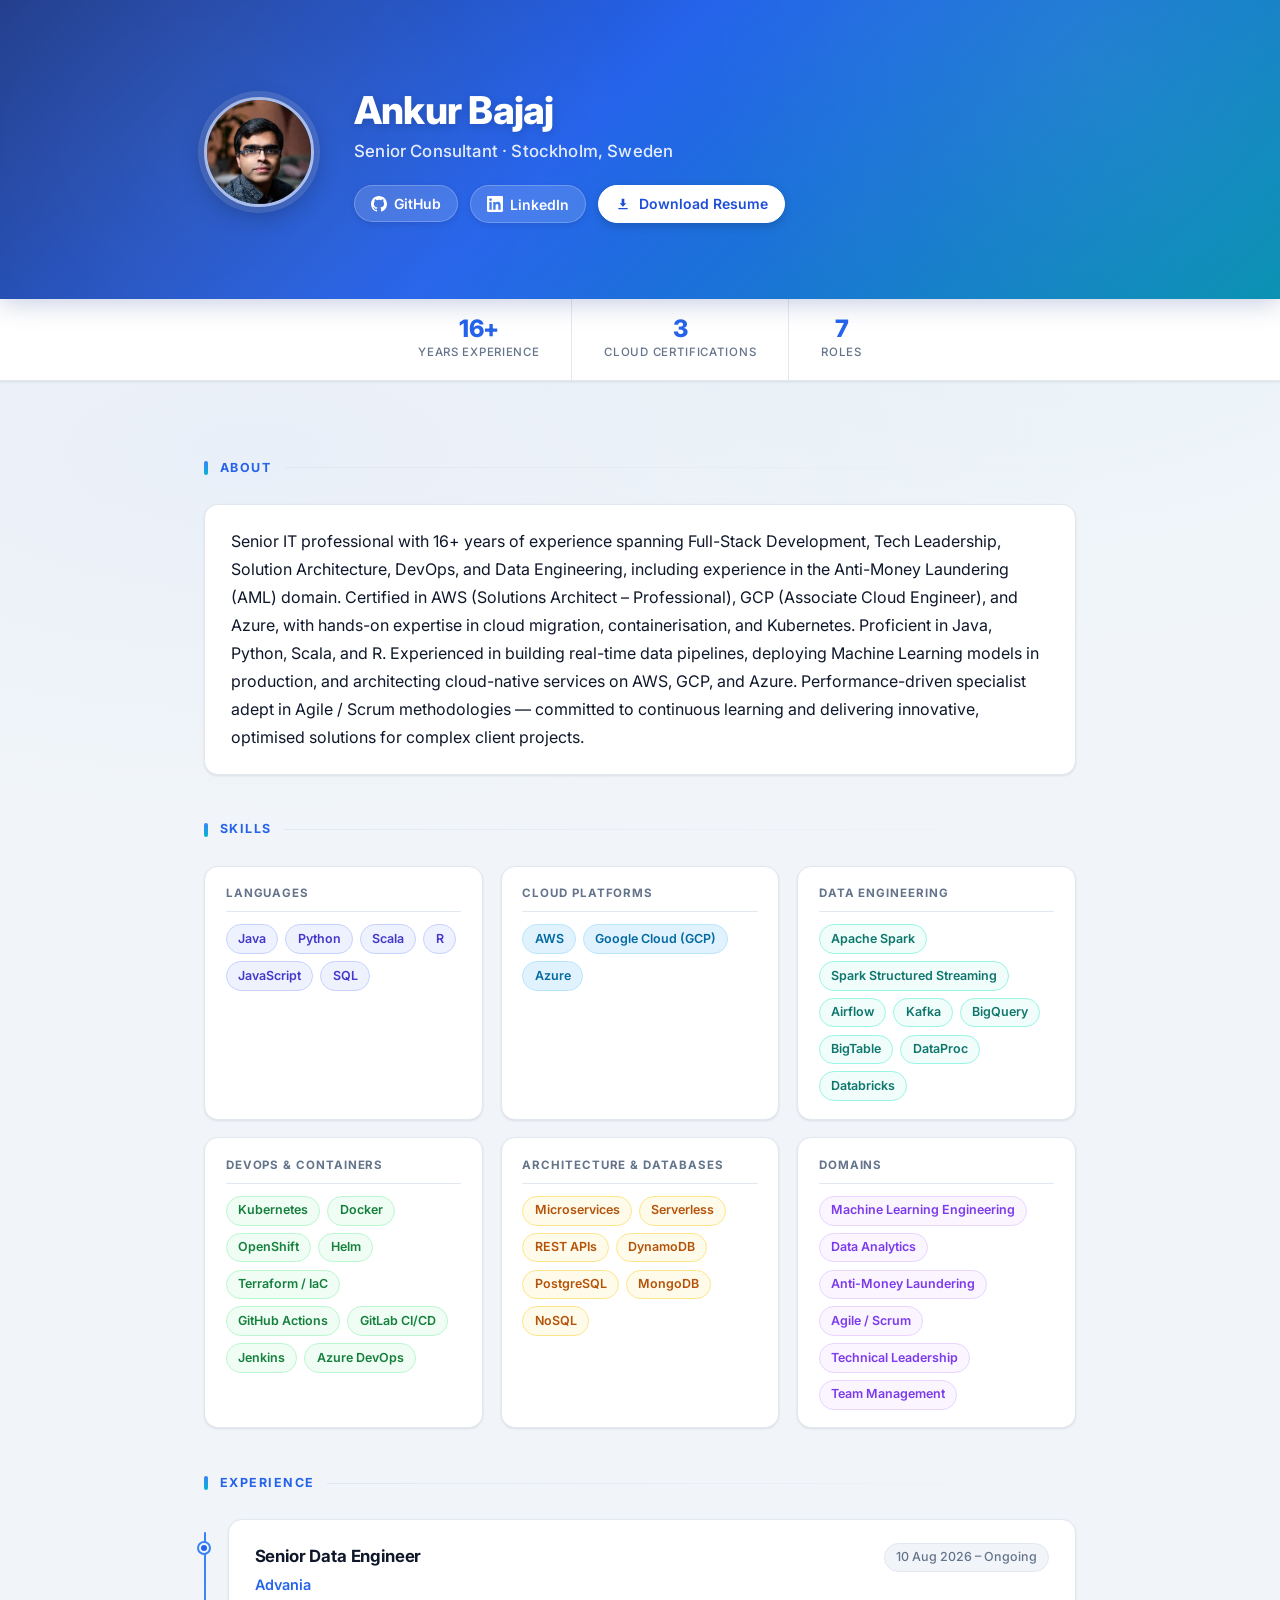
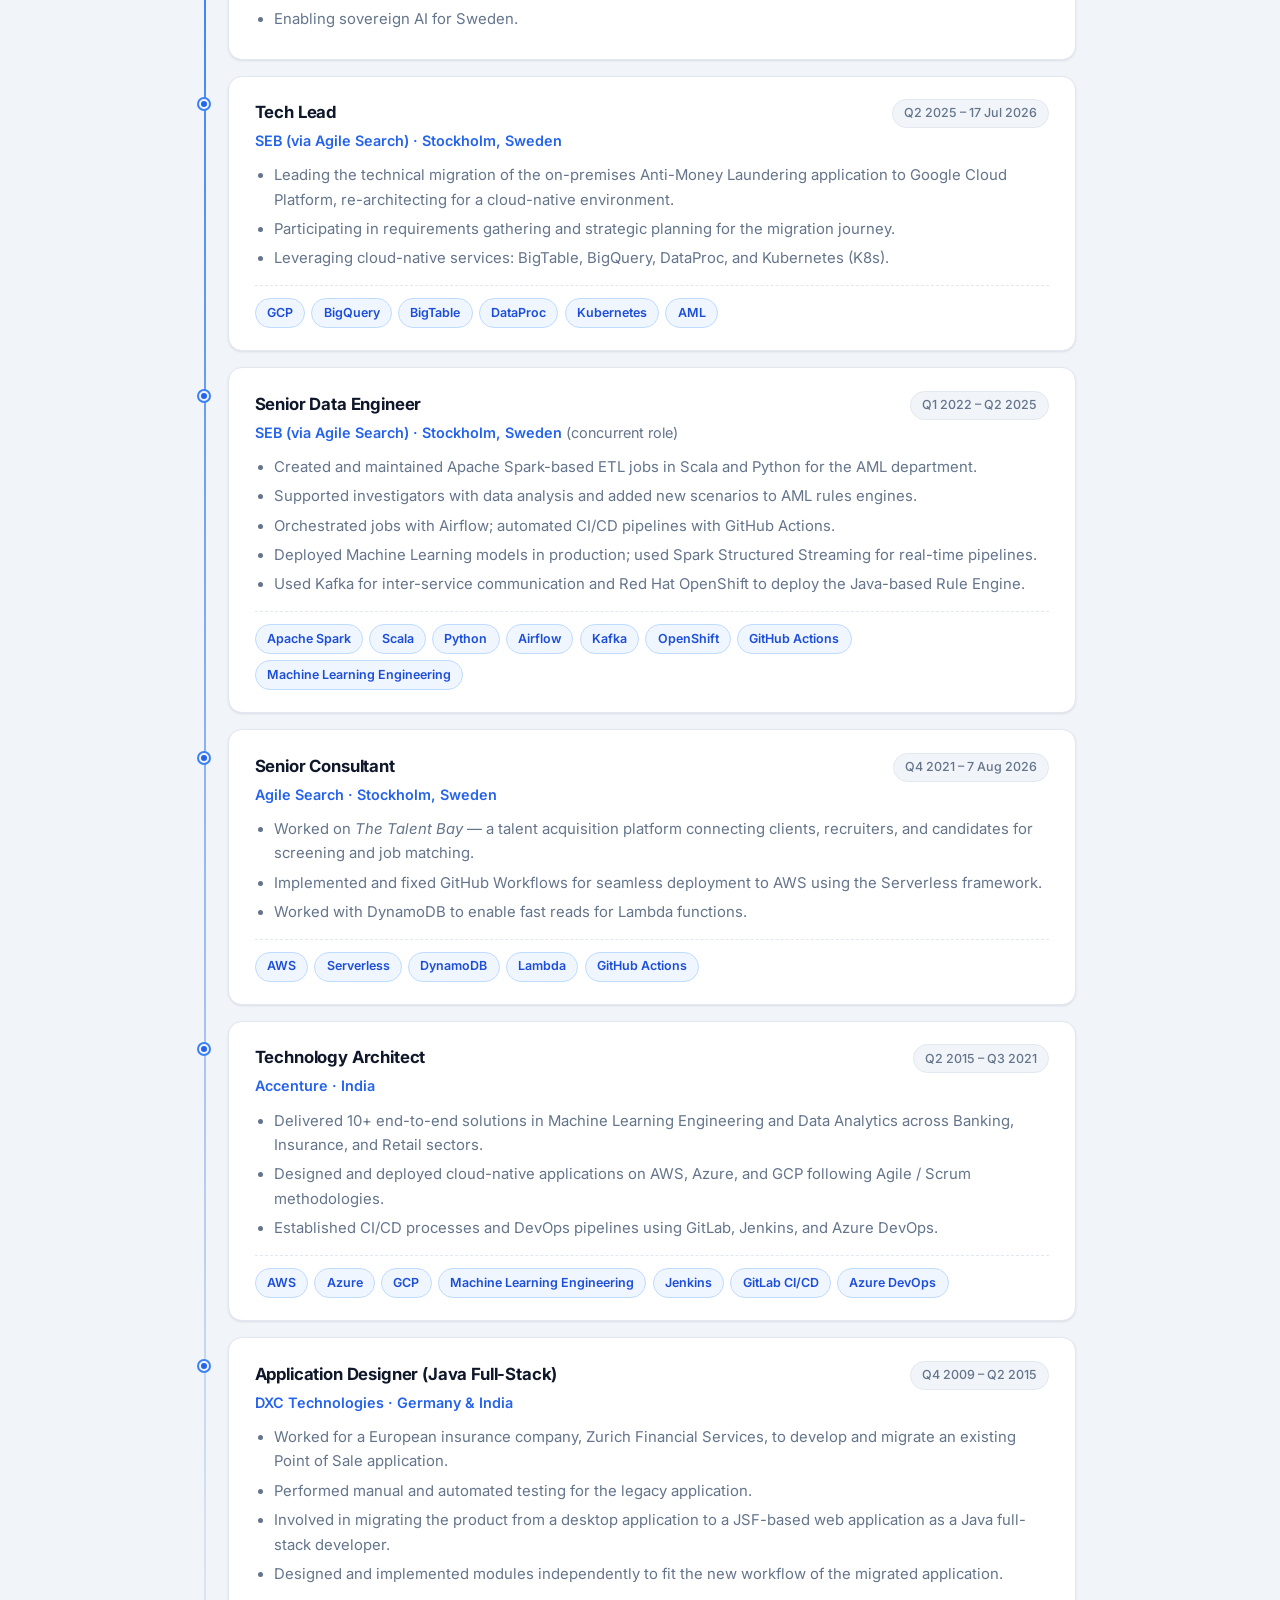
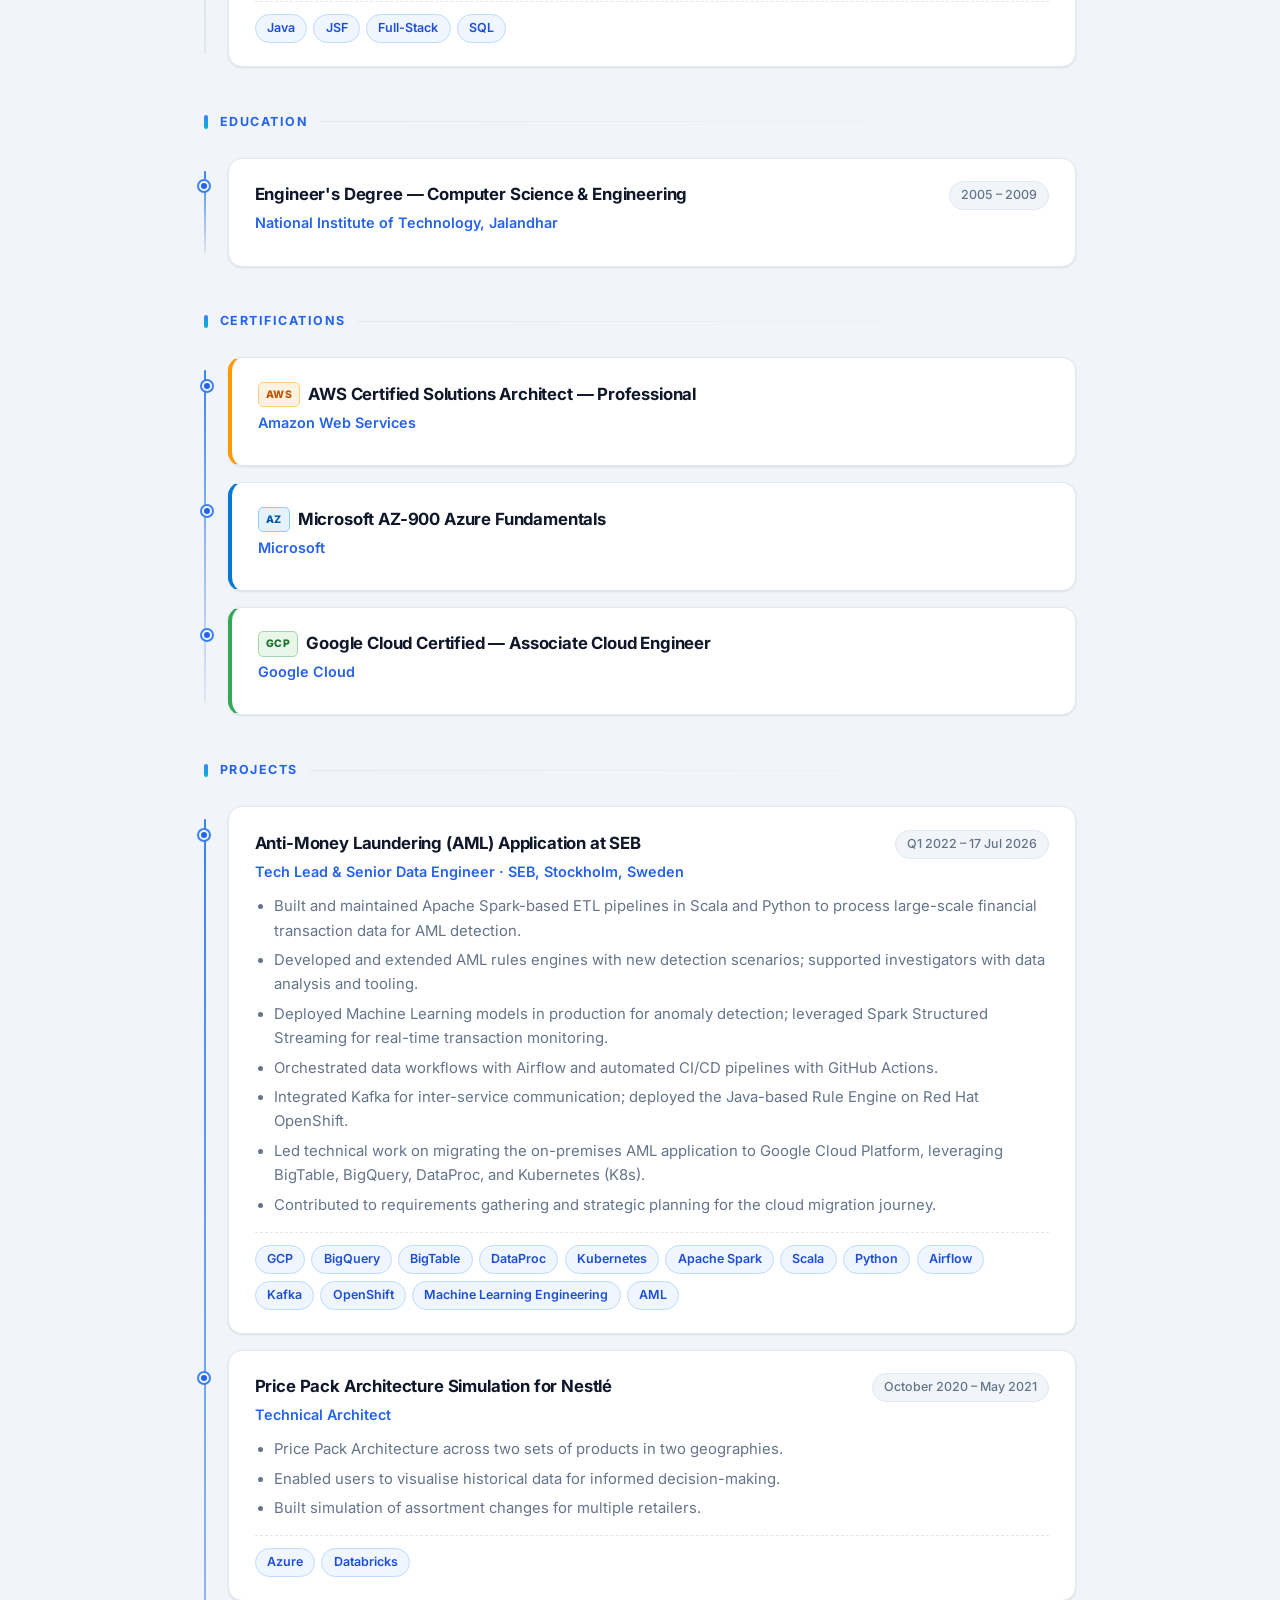
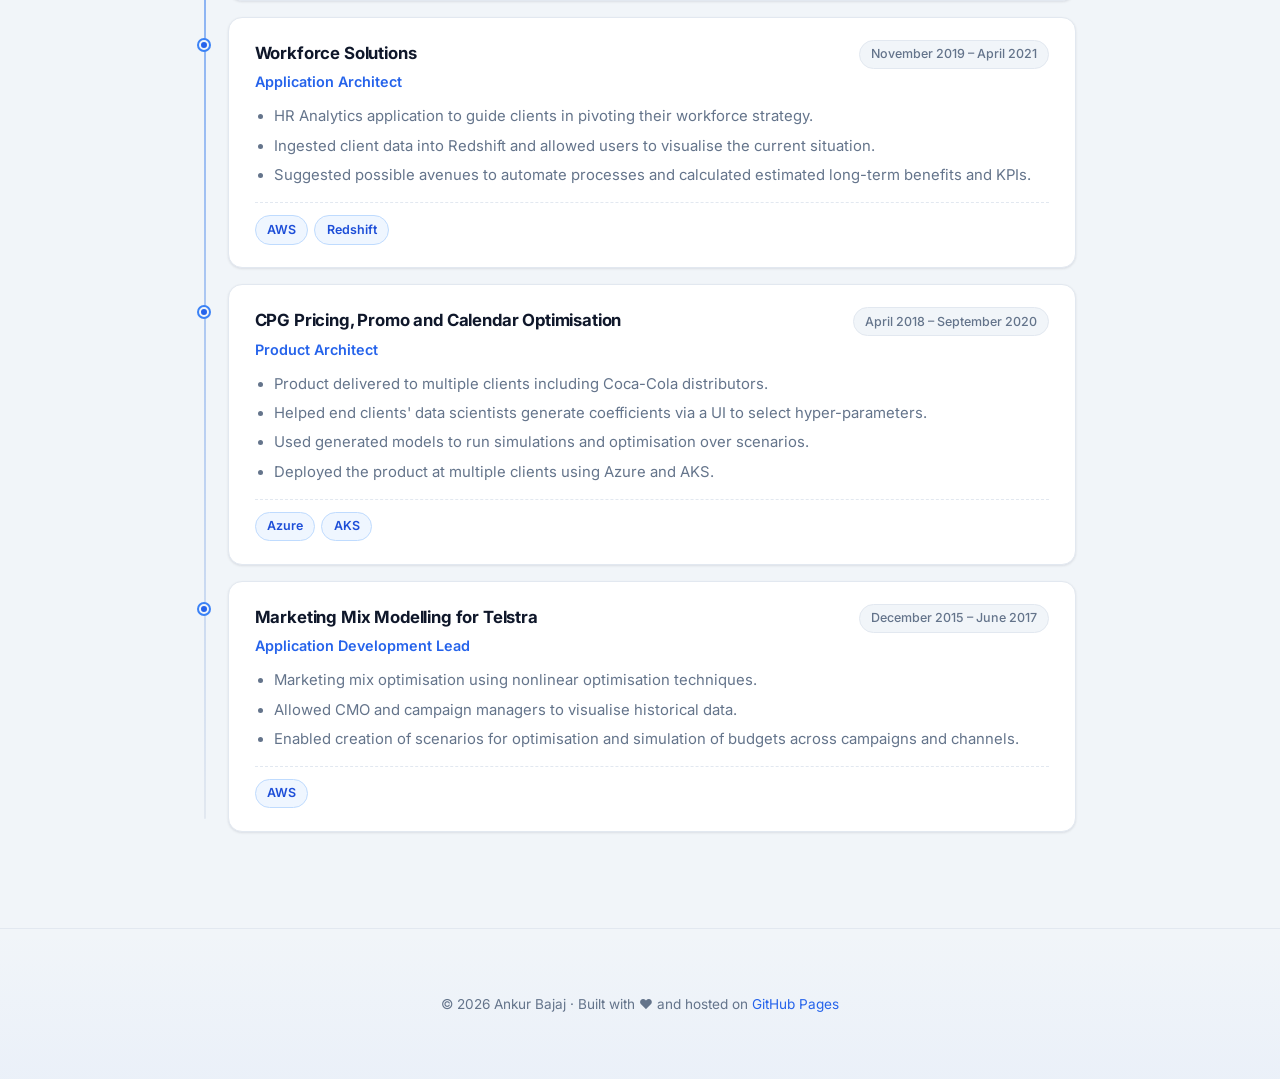
<file: index.html>
<!DOCTYPE html>
<html lang="en">
<head>
  <meta charset="UTF-8" />
  <meta name="viewport" content="width=device-width, initial-scale=1.0" />
  <meta name="description" content="Ankur Bajaj — Senior IT Professional with 16+ years of expertise in cloud-native architecture, data engineering, and full-stack development." />
  <meta name="keywords" content="Ankur Bajaj, Senior Consultant, Solution Architect, Tech Lead, Data Engineer, Java, Python, Scala, Apache Spark, Kafka, Airflow, Kubernetes, Docker, AWS, Google Cloud, GCP, Azure, BigQuery, Databricks, Machine Learning, Machine Learning Engineering, MLOps, Anti-Money Laundering, AML, ETL, CI/CD, Microservices, Cloud Migration, DevOps, Spring Boot, Terraform, Stockholm" />
  <title>Ankur Bajaj — Resume</title>
  <link rel="preconnect" href="https://fonts.googleapis.com" />
  <link rel="preconnect" href="https://fonts.gstatic.com" crossorigin />
  <link href="https://fonts.googleapis.com/css2?family=Inter:wght@400;500;600;700;800&display=swap" rel="stylesheet" />
  <link rel="stylesheet" href="style.css" />
  <!-- Add 'js' class immediately so CSS can gate reveal animations on JS availability -->
  <script>document.documentElement.classList.add('js');</script>
</head>
<body>

  <!-- ═══════════════════  COMPACT STICKY NAV (visible after scroll) ═══════════════════ -->
  <div id="compact-nav" aria-hidden="true" inert>
    <div class="compact-nav-inner">
      <span class="compact-nav-name">Ankur Bajaj</span>
      <nav class="compact-nav-links" aria-label="Page sections">
        <a href="#about">About</a>
        <a href="#skills">Skills</a>
        <a href="#experience">Experience</a>
        <a href="#education">Education</a>
        <a href="#certifications">Certifications</a>
        <a href="#projects">Projects</a>
      </nav>
      <a href="Ankur_Resume.pdf" download="Ankur_Bajaj_Resume.pdf" class="compact-nav-download">
        <svg width="13" height="13" viewBox="0 0 24 24" fill="currentColor" aria-hidden="true"><path d="M12 16l-5-5h3V4h4v7h3l-5 5zm-7 2h14v2H5v-2z"/></svg>
        Resume
      </a>
    </div>
  </div>

  <!-- ═══════════════════  HERO  ═══════════════════ -->
  <header class="hero" id="hero">
    <div class="container">
      <picture>
        <source srcset="agile_search_65_rt.webp" type="image/webp" />
        <source srcset="agile_search_65_rt_optimized.jpg" type="image/jpeg" />
        <img class="avatar" src="agile_search_65_rt_optimized.jpg" alt="Ankur Bajaj" width="110" height="110" />
      </picture>
      <div class="hero-info">
        <h1>Ankur Bajaj</h1>
        <p class="title">
          Senior Consultant · Stockholm, Sweden
        </p>
        <nav class="hero-links" aria-label="Contact links">
          <a href="https://github.com/ankurbajaj9" target="_blank" rel="noopener noreferrer">
            <!-- GitHub icon -->
            <svg width="16" height="16" viewBox="0 0 24 24" fill="currentColor" aria-hidden="true">
              <path d="M12 0C5.374 0 0 5.373 0 12c0 5.302 3.438 9.8 8.207 11.387.599.111.793-.261.793-.577v-2.234c-3.338.726-4.033-1.416-4.033-1.416-.546-1.387-1.333-1.756-1.333-1.756-1.089-.745.083-.729.083-.729 1.205.084 1.839 1.237 1.839 1.237 1.07 1.834 2.807 1.304 3.492.997.107-.775.418-1.305.762-1.604-2.665-.305-5.467-1.334-5.467-5.931 0-1.311.469-2.381 1.236-3.221-.124-.303-.535-1.524.117-3.176 0 0 1.008-.322 3.301 1.23A11.509 11.509 0 0 1 12 5.803c1.02.005 2.047.138 3.006.404 2.291-1.552 3.297-1.23 3.297-1.23.653 1.653.242 2.874.118 3.176.77.84 1.235 1.911 1.235 3.221 0 4.609-2.807 5.624-5.479 5.921.43.372.823 1.102.823 2.222v3.293c0 .319.192.694.801.576C20.566 21.797 24 17.3 24 12c0-6.627-5.373-12-12-12z"/>
            </svg>
            GitHub
          </a>
          <a href="https://www.linkedin.com/in/ankurbajaj" target="_blank" rel="noopener noreferrer">
            <!-- LinkedIn icon -->
            <svg width="16" height="16" viewBox="0 0 24 24" fill="currentColor" aria-hidden="true">
              <path d="M20.447 20.452h-3.554v-5.569c0-1.328-.027-3.037-1.852-3.037-1.853 0-2.136 1.445-2.136 2.939v5.667H9.351V9h3.414v1.561h.046c.477-.9 1.637-1.85 3.37-1.85 3.601 0 4.267 2.37 4.267 5.455v6.286zM5.337 7.433a2.062 2.062 0 0 1-2.063-2.065 2.064 2.064 0 1 1 2.063 2.065zm1.782 13.019H3.555V9h3.564v11.452zM22.225 0H1.771C.792 0 0 .774 0 1.729v20.542C0 23.227.792 24 1.771 24h20.451C23.2 24 24 23.227 24 22.271V1.729C24 .774 23.2 0 22.222 0h.003z"/>
            </svg>
            LinkedIn
          </a>
          <a href="Ankur_Resume.pdf" download="Ankur_Bajaj_Resume.pdf" class="hero-download-cta">
            <!-- Download icon -->
            <svg width="16" height="16" viewBox="0 0 24 24" fill="currentColor" aria-hidden="true">
              <path d="M12 16l-5-5h3V4h4v7h3l-5 5zm-7 2h14v2H5v-2z"/>
            </svg>
            Download Resume
          </a>

        </nav>
      </div>
    </div>
  </header>

  <!-- ═══════════════════  KEY STATS STRIP  ═══════════════════ -->
  <div class="stats-strip">
    <div class="container stats-strip-inner">
      <div class="stat-chip">
        <span class="stat-num">16+</span>
        <span class="stat-label">Years Experience</span>
      </div>
      <div class="stat-chip">
        <span class="stat-num">3</span>
        <span class="stat-label">Cloud Certifications</span>
      </div>
      <div class="stat-chip">
        <span class="stat-num">7</span>
        <span class="stat-label">Roles</span>
      </div>
    </div>
  </div>

  <main class="container">

    <!-- ═══════════════════  ABOUT  ═══════════════════ -->
    <section id="about" class="reveal" aria-labelledby="about-heading">
      <h2 class="section-title" id="about-heading">About</h2>
      <p class="about-text">
        Senior IT professional with 16+ years of experience spanning Full-Stack Development, Tech Leadership,
        Solution Architecture, DevOps, and Data Engineering, including experience in the
        Anti-Money Laundering (AML) domain.
        Certified in AWS (Solutions Architect – Professional), GCP (Associate Cloud Engineer),
        and Azure, with hands-on expertise in cloud migration, containerisation, and Kubernetes.
        Proficient in Java, Python, Scala, and R.
        Experienced in building real-time data pipelines, deploying Machine Learning models
        in production, and architecting cloud-native services on AWS, GCP, and Azure.
        Performance-driven specialist adept in Agile / Scrum methodologies — committed to continuous learning
        and delivering innovative, optimised solutions for complex client projects.
      </p>
    </section>

    <!-- ═══════════════════  SKILLS  ═══════════════════ -->
    <section id="skills" class="reveal" aria-labelledby="skills-heading">
      <h2 class="section-title" id="skills-heading">Skills</h2>
      <div class="skills-grid">
        <div class="skill-category" data-cat="languages">
          <h3>Languages</h3>
          <div class="tags">
            <span class="tag">Java</span>
            <span class="tag">Python</span>
            <span class="tag">Scala</span>
            <span class="tag">R</span>
            <span class="tag">JavaScript</span>
            <span class="tag">SQL</span>
          </div>
        </div>
        <div class="skill-category" data-cat="cloud">
          <h3>Cloud Platforms</h3>
          <div class="tags">
            <span class="tag">AWS</span>
            <span class="tag">Google Cloud (GCP)</span>
            <span class="tag">Azure</span>
          </div>
        </div>
        <div class="skill-category" data-cat="data">
          <h3>Data Engineering</h3>
          <div class="tags">
            <span class="tag">Apache Spark</span>
            <span class="tag">Spark Structured Streaming</span>
            <span class="tag">Airflow</span>
            <span class="tag">Kafka</span>
            <span class="tag">BigQuery</span>
            <span class="tag">BigTable</span>
            <span class="tag">DataProc</span>
            <span class="tag">Databricks</span>
          </div>
        </div>
        <div class="skill-category" data-cat="devops">
          <h3>DevOps &amp; Containers</h3>
          <div class="tags">
            <span class="tag">Kubernetes</span>
            <span class="tag">Docker</span>
            <span class="tag">OpenShift</span>
            <span class="tag">Helm</span>
            <span class="tag">Terraform / IaC</span>
            <span class="tag">GitHub Actions</span>
            <span class="tag">GitLab CI/CD</span>
            <span class="tag">Jenkins</span>
            <span class="tag">Azure DevOps</span>
          </div>
        </div>
        <div class="skill-category" data-cat="arch">
          <h3>Architecture &amp; Databases</h3>
          <div class="tags">
            <span class="tag">Microservices</span>
            <span class="tag">Serverless</span>
            <span class="tag">REST APIs</span>
            <span class="tag">DynamoDB</span>
            <span class="tag">PostgreSQL</span>
            <span class="tag">MongoDB</span>
            <span class="tag">NoSQL</span>
          </div>
        </div>
        <div class="skill-category" data-cat="domains">
          <h3>Domains</h3>
          <div class="tags">
            <span class="tag">Machine Learning Engineering</span>
            <span class="tag">Data Analytics</span>
            <span class="tag">Anti-Money Laundering</span>
            <span class="tag">Agile / Scrum</span>
            <span class="tag">Technical Leadership</span>
            <span class="tag">Team Management</span>
          </div>
        </div>
      </div>
    </section>

    <!-- ═══════════════════  EXPERIENCE  ═══════════════════ -->
    <section id="experience" class="reveal" aria-labelledby="experience-heading">
      <h2 class="section-title" id="experience-heading">Experience</h2>
      <div class="timeline">

        <article class="card">
          <div class="card-header">
            <div>
              <div class="card-title">Senior Data Engineer</div>
              <div class="card-subtitle">Advania</div>
            </div>
            <span class="card-period">10 Aug 2026 – Ongoing</span>
          </div>
          <div class="card-desc">
            <ul>
              <li>Enabling sovereign AI for Sweden.</li>
            </ul>
          </div>
        </article>

        <article class="card">
          <div class="card-header">
            <div>
              <div class="card-title">Tech Lead</div>
              <div class="card-subtitle">SEB (via Agile Search) · Stockholm, Sweden</div>
            </div>
            <span class="card-period">Q2 2025 – 17 Jul 2026</span>
          </div>
          <div class="card-desc">
            <ul>
              <li>Leading the technical migration of the on-premises Anti-Money Laundering application to Google Cloud Platform, re-architecting for a cloud-native environment.</li>
              <li>Participating in requirements gathering and strategic planning for the migration journey.</li>
              <li>Leveraging cloud-native services: BigTable, BigQuery, DataProc, and Kubernetes (K8s).</li>
            </ul>
          </div>
          <div class="card-stack">
            <span class="tag">GCP</span>
            <span class="tag">BigQuery</span>
            <span class="tag">BigTable</span>
            <span class="tag">DataProc</span>
            <span class="tag">Kubernetes</span>
            <span class="tag">AML</span>
          </div>
        </article>

        <article class="card">
          <div class="card-header">
            <div>
              <div class="card-title">Senior Data Engineer</div>
              <div class="card-subtitle">SEB (via Agile Search) · Stockholm, Sweden <span style="font-weight:400;color:var(--text-muted)">(concurrent role)</span></div>
            </div>
            <span class="card-period">Q1 2022 – Q2 2025</span>
          </div>
          <div class="card-desc">
            <ul>
              <li>Created and maintained Apache Spark-based ETL jobs in Scala and Python for the AML department.</li>
              <li>Supported investigators with data analysis and added new scenarios to AML rules engines.</li>
              <li>Orchestrated jobs with Airflow; automated CI/CD pipelines with GitHub Actions.</li>
              <li>Deployed Machine Learning models in production; used Spark Structured Streaming for real-time pipelines.</li>
              <li>Used Kafka for inter-service communication and Red Hat OpenShift to deploy the Java-based Rule Engine.</li>
            </ul>
          </div>
          <div class="card-stack">
            <span class="tag">Apache Spark</span>
            <span class="tag">Scala</span>
            <span class="tag">Python</span>
            <span class="tag">Airflow</span>
            <span class="tag">Kafka</span>
            <span class="tag">OpenShift</span>
            <span class="tag">GitHub Actions</span>
            <span class="tag">Machine Learning Engineering</span>
          </div>
        </article>

        <article class="card">
          <div class="card-header">
            <div>
              <div class="card-title">Senior Consultant</div>
              <div class="card-subtitle">Agile Search · Stockholm, Sweden</div>
            </div>
            <span class="card-period">Q4 2021 – 7 Aug 2026</span>
          </div>
          <div class="card-desc">
            <ul>
              <li>Worked on <em>The Talent Bay</em> — a talent acquisition platform connecting clients, recruiters, and candidates for screening and job matching.</li>
              <li>Implemented and fixed GitHub Workflows for seamless deployment to AWS using the Serverless framework.</li>
              <li>Worked with DynamoDB to enable fast reads for Lambda functions.</li>
            </ul>
          </div>
          <div class="card-stack">
            <span class="tag">AWS</span>
            <span class="tag">Serverless</span>
            <span class="tag">DynamoDB</span>
            <span class="tag">Lambda</span>
            <span class="tag">GitHub Actions</span>
          </div>
        </article>

        <article class="card">
          <div class="card-header">
            <div>
              <div class="card-title">Technology Architect</div>
              <div class="card-subtitle">Accenture · India</div>
            </div>
            <span class="card-period">Q2 2015 – Q3 2021</span>
          </div>
          <div class="card-desc">
            <ul>
              <li>Delivered 10+ end-to-end solutions in Machine Learning Engineering and Data Analytics across Banking, Insurance, and Retail sectors.</li>
              <li>Designed and deployed cloud-native applications on AWS, Azure, and GCP following Agile / Scrum methodologies.</li>
              <li>Established CI/CD processes and DevOps pipelines using GitLab, Jenkins, and Azure DevOps.</li>
            </ul>
          </div>
          <div class="card-stack">
            <span class="tag">AWS</span>
            <span class="tag">Azure</span>
            <span class="tag">GCP</span>
            <span class="tag">Machine Learning Engineering</span>
            <span class="tag">Jenkins</span>
            <span class="tag">GitLab CI/CD</span>
            <span class="tag">Azure DevOps</span>
          </div>
        </article>

        <article class="card">
          <div class="card-header">
            <div>
              <div class="card-title">Application Designer (Java Full-Stack)</div>
              <div class="card-subtitle">DXC Technologies · Germany &amp; India</div>
            </div>
            <span class="card-period">Q4 2009 – Q2 2015</span>
          </div>
          <div class="card-desc">
            <ul>
              <li>Worked for a European insurance company, Zurich Financial Services, to develop and migrate an existing Point of Sale application.</li>
              <li>Performed manual and automated testing for the legacy application.</li>
              <li>Involved in migrating the product from a desktop application to a JSF-based web application as a Java full-stack developer.</li>
              <li>Designed and implemented modules independently to fit the new workflow of the migrated application.</li>
            </ul>
          </div>
          <div class="card-stack">
            <span class="tag">Java</span>
            <span class="tag">JSF</span>
            <span class="tag">Full-Stack</span>
            <span class="tag">SQL</span>
          </div>
        </article>

      </div>
    </section>

    <!-- ═══════════════════  EDUCATION  ═══════════════════ -->
    <section id="education" class="reveal" aria-labelledby="education-heading">
      <h2 class="section-title" id="education-heading">Education</h2>
      <div class="timeline">

        <article class="card">
          <div class="card-header">
            <div>
              <div class="card-title">Engineer's Degree — Computer Science &amp; Engineering</div>
              <div class="card-subtitle">National Institute of Technology, Jalandhar</div>
            </div>
            <span class="card-period">2005 – 2009</span>
          </div>
        </article>

      </div>
    </section>

    <!-- ═══════════════════  CERTIFICATIONS  ═══════════════════ -->
    <section id="certifications" class="reveal" aria-labelledby="certifications-heading">
      <h2 class="section-title" id="certifications-heading">Certifications</h2>
      <div class="timeline">

        <article class="card cert-aws">
          <div class="card-header">
            <div>
              <div class="card-title">
                <span class="cert-badge cert-badge-aws">AWS</span>
                AWS Certified Solutions Architect — Professional
              </div>
              <div class="card-subtitle">Amazon Web Services</div>
            </div>
          </div>
        </article>

        <article class="card cert-azure">
          <div class="card-header">
            <div>
              <div class="card-title">
                <span class="cert-badge cert-badge-azure">AZ</span>
                Microsoft AZ-900 Azure Fundamentals
              </div>
              <div class="card-subtitle">Microsoft</div>
            </div>
          </div>
        </article>

        <article class="card cert-gcp">
          <div class="card-header">
            <div>
              <div class="card-title">
                <span class="cert-badge cert-badge-gcp">GCP</span>
                Google Cloud Certified — Associate Cloud Engineer
              </div>
              <div class="card-subtitle">Google Cloud</div>
            </div>
          </div>
        </article>

      </div>
    </section>

    <!-- ═══════════════════  PROJECTS  ═══════════════════ -->
    <section id="projects" class="reveal" aria-labelledby="projects-heading">
      <h2 class="section-title" id="projects-heading">Projects</h2>
      <div class="timeline">

        <article class="card">
          <div class="card-header">
            <div>
              <div class="card-title">Anti-Money Laundering (AML) Application at SEB</div>
              <div class="card-subtitle">Tech Lead &amp; Senior Data Engineer · SEB, Stockholm, Sweden</div>
            </div>
            <span class="card-period">Q1 2022 – 17 Jul 2026</span>
          </div>
          <div class="card-desc">
            <ul>
              <li>Built and maintained Apache Spark-based ETL pipelines in Scala and Python to process large-scale financial transaction data for AML detection.</li>
              <li>Developed and extended AML rules engines with new detection scenarios; supported investigators with data analysis and tooling.</li>
              <li>Deployed Machine Learning models in production for anomaly detection; leveraged Spark Structured Streaming for real-time transaction monitoring.</li>
              <li>Orchestrated data workflows with Airflow and automated CI/CD pipelines with GitHub Actions.</li>
              <li>Integrated Kafka for inter-service communication; deployed the Java-based Rule Engine on Red Hat OpenShift.</li>
              <li>Led technical work on migrating the on-premises AML application to Google Cloud Platform, leveraging BigTable, BigQuery, DataProc, and Kubernetes (K8s).</li>
              <li>Contributed to requirements gathering and strategic planning for the cloud migration journey.</li>
            </ul>
          </div>
          <div class="card-stack">
            <span class="tag">GCP</span>
            <span class="tag">BigQuery</span>
            <span class="tag">BigTable</span>
            <span class="tag">DataProc</span>
            <span class="tag">Kubernetes</span>
            <span class="tag">Apache Spark</span>
            <span class="tag">Scala</span>
            <span class="tag">Python</span>
            <span class="tag">Airflow</span>
            <span class="tag">Kafka</span>
            <span class="tag">OpenShift</span>
            <span class="tag">Machine Learning Engineering</span>
            <span class="tag">AML</span>
          </div>
        </article>

        <article class="card">
          <div class="card-header">
            <div>
              <div class="card-title">Price Pack Architecture Simulation for Nestlé</div>
              <div class="card-subtitle">Technical Architect</div>
            </div>
            <span class="card-period">October 2020 – May 2021</span>
          </div>
          <div class="card-desc">
            <ul>
              <li>Price Pack Architecture across two sets of products in two geographies.</li>
              <li>Enabled users to visualise historical data for informed decision-making.</li>
              <li>Built simulation of assortment changes for multiple retailers.</li>
            </ul>
          </div>
          <div class="card-stack">
            <span class="tag">Azure</span>
            <span class="tag">Databricks</span>
          </div>
        </article>

        <article class="card">
          <div class="card-header">
            <div>
              <div class="card-title">Workforce Solutions</div>
              <div class="card-subtitle">Application Architect</div>
            </div>
            <span class="card-period">November 2019 – April 2021</span>
          </div>
          <div class="card-desc">
            <ul>
              <li>HR Analytics application to guide clients in pivoting their workforce strategy.</li>
              <li>Ingested client data into Redshift and allowed users to visualise the current situation.</li>
              <li>Suggested possible avenues to automate processes and calculated estimated long-term benefits and KPIs.</li>
            </ul>
          </div>
          <div class="card-stack">
            <span class="tag">AWS</span>
            <span class="tag">Redshift</span>
          </div>
        </article>

        <article class="card">
          <div class="card-header">
            <div>
              <div class="card-title">CPG Pricing, Promo and Calendar Optimisation</div>
              <div class="card-subtitle">Product Architect</div>
            </div>
            <span class="card-period">April 2018 – September 2020</span>
          </div>
          <div class="card-desc">
            <ul>
              <li>Product delivered to multiple clients including Coca-Cola distributors.</li>
              <li>Helped end clients' data scientists generate coefficients via a UI to select hyper-parameters.</li>
              <li>Used generated models to run simulations and optimisation over scenarios.</li>
              <li>Deployed the product at multiple clients using Azure and AKS.</li>
            </ul>
          </div>
          <div class="card-stack">
            <span class="tag">Azure</span>
            <span class="tag">AKS</span>
          </div>
        </article>

        <article class="card">
          <div class="card-header">
            <div>
              <div class="card-title">Marketing Mix Modelling for Telstra</div>
              <div class="card-subtitle">Application Development Lead</div>
            </div>
            <span class="card-period">December 2015 – June 2017</span>
          </div>
          <div class="card-desc">
            <ul>
              <li>Marketing mix optimisation using nonlinear optimisation techniques.</li>
              <li>Allowed CMO and campaign managers to visualise historical data.</li>
              <li>Enabled creation of scenarios for optimisation and simulation of budgets across campaigns and channels.</li>
            </ul>
          </div>
          <div class="card-stack">
            <span class="tag">AWS</span>
          </div>
        </article>

      </div>
    </section>

  </main>

  <!-- ═══════════════════  FOOTER  ═══════════════════ -->
  <footer>
    <div class="container">
      <p>© <span id="year"></span> Ankur Bajaj · Built with ♥ and hosted on
        <a href="https://pages.github.com" target="_blank" rel="noopener noreferrer">GitHub Pages</a>
      </p>
    </div>
  </footer>

  <script>
    document.getElementById('year').textContent = new Date().getFullYear();

    // ── Compact sticky nav: show after scrolling past hero ──
    const hero = document.getElementById('hero');
    const compactNav = document.getElementById('compact-nav');
    const observer = new IntersectionObserver(
      ([entry]) => {
        const visible = !entry.isIntersecting;
        compactNav.classList.toggle('compact-nav--visible', visible);
        compactNav.setAttribute('aria-hidden', String(!visible));
        if (visible) {
          compactNav.removeAttribute('inert');
        } else {
          compactNav.setAttribute('inert', '');
        }
      },
      { threshold: 0.1 }
    );
    observer.observe(hero);

    // ── Scroll-reveal for sections and cards ──
    const revealObserver = new IntersectionObserver(
      (entries) => {
        entries.forEach(entry => {
          if (entry.isIntersecting) {
            entry.target.classList.add('revealed');
            revealObserver.unobserve(entry.target);
          }
        });
      },
      { threshold: 0.08 }
    );
    document.querySelectorAll('.reveal, .card, .skill-category, .stat-chip').forEach(el => {
      revealObserver.observe(el);
    });
  </script>

</body>
</html>
</file>
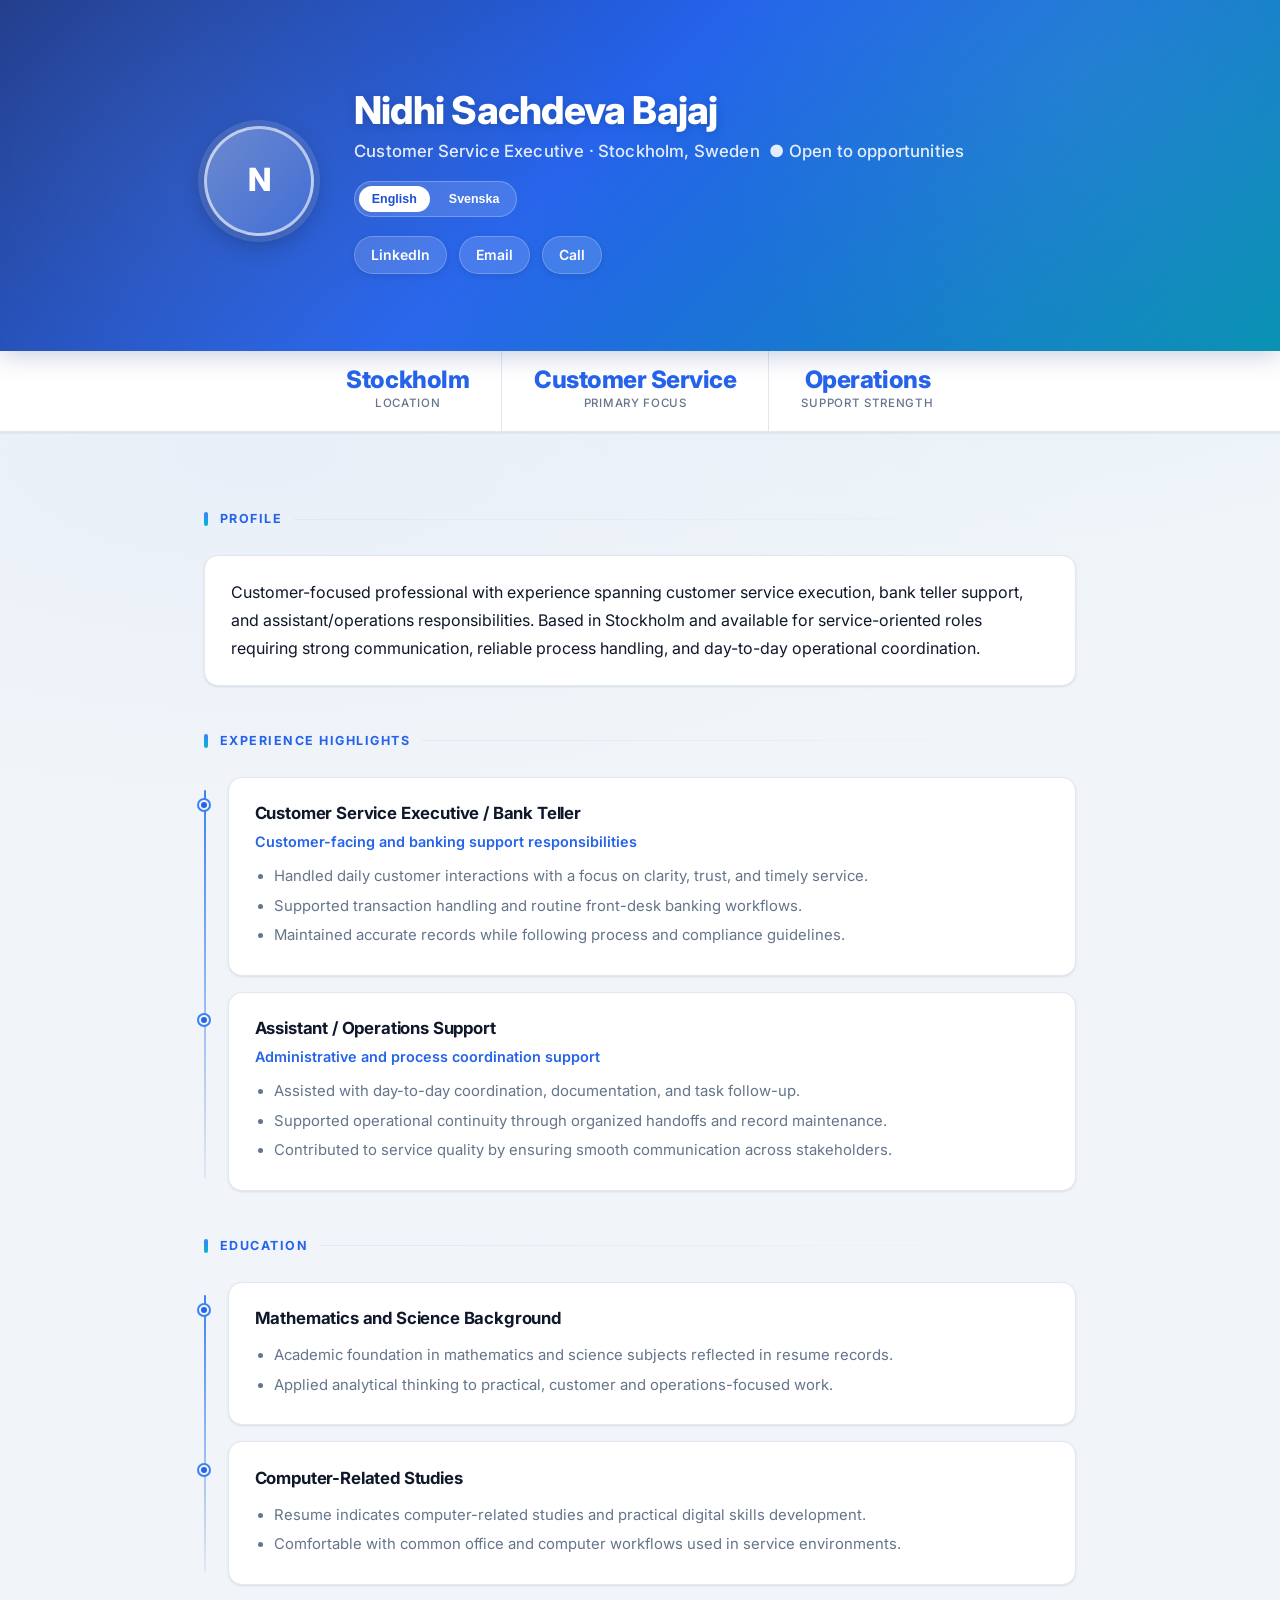
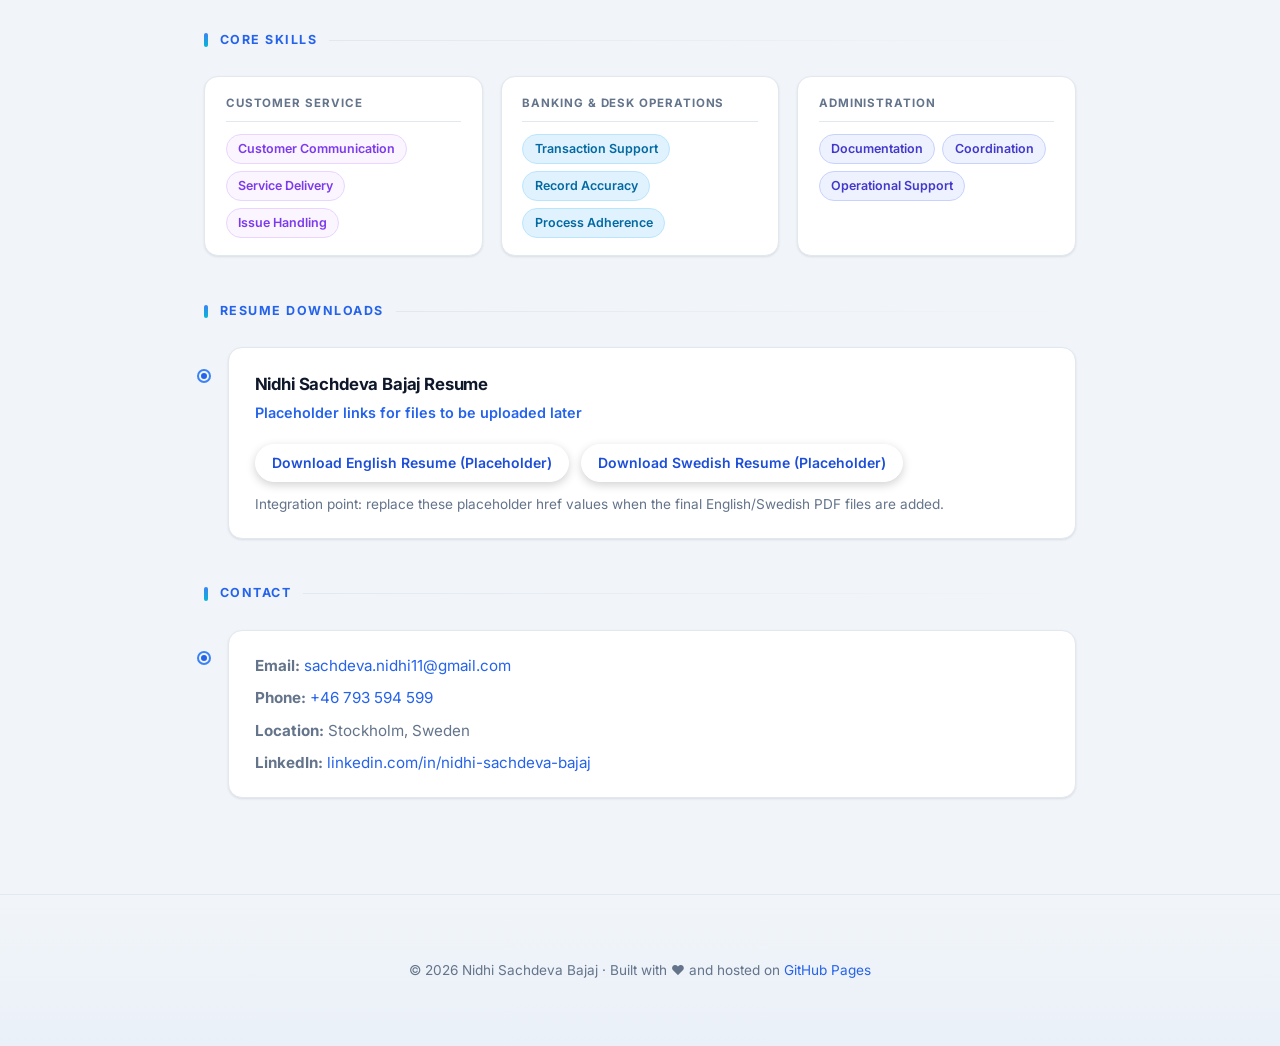
<file: nidhi.html>
<!DOCTYPE html>
<html lang="en">
<head>
  <meta charset="UTF-8" />
  <meta name="viewport" content="width=device-width, initial-scale=1.0" />
  <meta name="description" content="Nidhi Sachdeva Bajaj Resume — customer service, banking support, and operations profile based in Stockholm, Sweden." />
  <title>Nidhi Sachdeva Bajaj Resume</title>
  <link rel="preconnect" href="https://fonts.googleapis.com" />
  <link rel="preconnect" href="https://fonts.gstatic.com" crossorigin />
  <link href="https://fonts.googleapis.com/css2?family=Inter:wght@400;500;600;700;800&display=swap" rel="stylesheet" />
  <link rel="stylesheet" href="style.css" />
  <script>document.documentElement.classList.add('js');</script>
  <style>
    .avatar-placeholder {
      display: inline-flex;
      align-items: center;
      justify-content: center;
      background: linear-gradient(135deg, rgba(255,255,255,0.3), rgba(255,255,255,0.1));
      color: #ffffff;
      font-size: 2rem;
      font-weight: 800;
    }
    .lang-switch {
      display: inline-flex;
      align-items: center;
      gap: 0.4rem;
      margin-top: 1rem;
      padding: 0.25rem;
      border-radius: 999px;
      background: rgba(255,255,255,0.14);
      border: 1px solid rgba(255,255,255,0.25);
    }
    .lang-switch button {
      border: 0;
      border-radius: 999px;
      padding: 0.35rem 0.8rem;
      font-weight: 700;
      font-size: 0.78rem;
      cursor: pointer;
      color: #fff;
      background: transparent;
    }
    .lang-switch button[aria-pressed="true"] {
      background: #fff;
      color: var(--primary-dark);
    }
    .placeholder-note {
      margin-top: 0.7rem;
      color: var(--text-muted);
      font-size: 0.85rem;
    }
    .contact-list {
      list-style: none;
      margin: 0;
      padding: 0;
      display: grid;
      gap: 0.45rem;
      color: var(--text-muted);
      font-size: 0.95rem;
    }
  </style>
</head>
<body>
  <div id="compact-nav" aria-hidden="true" inert>
    <div class="compact-nav-inner">
      <span class="compact-nav-name">Nidhi Sachdeva Bajaj</span>
      <nav class="compact-nav-links" aria-label="Page sections">
        <a href="#about" data-i18n="nav_about">About</a>
        <a href="#experience" data-i18n="nav_experience">Experience</a>
        <a href="#education" data-i18n="nav_education">Education</a>
        <a href="#skills" data-i18n="nav_skills">Skills</a>
        <a href="#downloads" data-i18n="nav_downloads">Downloads</a>
      </nav>
      <a
        href="Nidhi_Sachdeva_Bajaj_Resume_EN.pdf"
        download="Nidhi_Sachdeva_Bajaj_Resume_EN.pdf"
        class="compact-nav-download"
        data-pdf-en="Nidhi_Sachdeva_Bajaj_Resume_EN.pdf"
        data-pdf-sv="Nidhi_Sachdeva_Bajaj_Resume_SV.pdf"
        data-i18n="compact_download"
      >Resume PDFs</a>
    </div>
  </div>

  <header class="hero" id="hero">
    <div class="container">
      <div class="avatar avatar-placeholder" aria-hidden="true">N</div>
      <div class="hero-info">
        <h1>Nidhi Sachdeva Bajaj</h1>
        <p class="title">
          <span data-i18n="hero_title">Customer Service Executive · Stockholm, Sweden</span>
          <span class="status-badge" data-i18n="hero_status">● Open to opportunities</span>
        </p>
        <div class="lang-switch" role="group" aria-label="Language switch">
          <button type="button" data-lang="en" aria-pressed="true">English</button>
          <button type="button" data-lang="sv" aria-pressed="false">Svenska</button>
        </div>
        <nav class="hero-links" aria-label="Contact links">
          <a href="https://www.linkedin.com/in/nidhi-sachdeva-bajaj" target="_blank" rel="noopener noreferrer">LinkedIn</a>
          <a href="mailto:sachdeva.nidhi11@gmail.com" data-i18n="hero_email">Email</a>
          <a href="tel:+46793594599" data-i18n="hero_phone">Call</a>
        </nav>
      </div>
    </div>
  </header>

  <div class="stats-strip">
    <div class="container stats-strip-inner">
      <div class="stat-chip">
        <span class="stat-num">Stockholm</span>
        <span class="stat-label" data-i18n="stat_location">Location</span>
      </div>
      <div class="stat-chip">
        <span class="stat-num" data-i18n="stat_role_value">Customer Service</span>
        <span class="stat-label" data-i18n="stat_role_label">Primary Focus</span>
      </div>
      <div class="stat-chip">
        <span class="stat-num" data-i18n="stat_ops_value">Operations</span>
        <span class="stat-label" data-i18n="stat_ops_label">Support Strength</span>
      </div>
    </div>
  </div>

  <main class="container">
    <section id="about" class="reveal" aria-labelledby="about-heading">
      <h2 class="section-title" id="about-heading" data-i18n="about_heading">Profile</h2>
      <p class="about-text" data-i18n="about_text">
        Customer-focused professional with experience spanning customer service execution, bank teller support, and assistant/operations responsibilities. Based in Stockholm and available for service-oriented roles requiring strong communication, reliable process handling, and day-to-day operational coordination.
      </p>
    </section>

    <section id="experience" class="reveal" aria-labelledby="experience-heading">
      <h2 class="section-title" id="experience-heading" data-i18n="experience_heading">Experience Highlights</h2>
      <div class="timeline">
        <article class="card">
          <div class="card-header">
            <div>
              <div class="card-title" data-i18n="exp1_title">Customer Service Executive / Bank Teller</div>
              <div class="card-subtitle" data-i18n="exp1_subtitle">Customer-facing and banking support responsibilities</div>
            </div>
          </div>
          <div class="card-desc">
            <ul>
              <li data-i18n="exp1_b1">Handled daily customer interactions with a focus on clarity, trust, and timely service.</li>
              <li data-i18n="exp1_b2">Supported transaction handling and routine front-desk banking workflows.</li>
              <li data-i18n="exp1_b3">Maintained accurate records while following process and compliance guidelines.</li>
            </ul>
          </div>
        </article>

        <article class="card">
          <div class="card-header">
            <div>
              <div class="card-title" data-i18n="exp2_title">Assistant / Operations Support</div>
              <div class="card-subtitle" data-i18n="exp2_subtitle">Administrative and process coordination support</div>
            </div>
          </div>
          <div class="card-desc">
            <ul>
              <li data-i18n="exp2_b1">Assisted with day-to-day coordination, documentation, and task follow-up.</li>
              <li data-i18n="exp2_b2">Supported operational continuity through organized handoffs and record maintenance.</li>
              <li data-i18n="exp2_b3">Contributed to service quality by ensuring smooth communication across stakeholders.</li>
            </ul>
          </div>
        </article>
      </div>
    </section>

    <section id="education" class="reveal" aria-labelledby="education-heading">
      <h2 class="section-title" id="education-heading" data-i18n="education_heading">Education</h2>
      <div class="timeline">
        <article class="card">
          <div class="card-header">
            <div>
              <div class="card-title" data-i18n="edu1_title">Mathematics and Science Background</div>
            </div>
          </div>
          <div class="card-desc">
            <ul>
              <li data-i18n="edu1_b1">Academic foundation in mathematics and science subjects reflected in resume records.</li>
              <li data-i18n="edu1_b2">Applied analytical thinking to practical, customer and operations-focused work.</li>
            </ul>
          </div>
        </article>

        <article class="card">
          <div class="card-header">
            <div>
              <div class="card-title" data-i18n="edu2_title">Computer-Related Studies</div>
            </div>
          </div>
          <div class="card-desc">
            <ul>
              <li data-i18n="edu2_b1">Resume indicates computer-related studies and practical digital skills development.</li>
              <li data-i18n="edu2_b2">Comfortable with common office and computer workflows used in service environments.</li>
            </ul>
          </div>
        </article>
      </div>
    </section>

    <section id="skills" class="reveal" aria-labelledby="skills-heading">
      <h2 class="section-title" id="skills-heading" data-i18n="skills_heading">Core Skills</h2>
      <div class="skills-grid">
        <div class="skill-category" data-cat="domains">
          <h3 data-i18n="skills_cat1">Customer Service</h3>
          <div class="tags">
            <span class="tag" data-i18n="skills_c1_t1">Customer Communication</span>
            <span class="tag" data-i18n="skills_c1_t2">Service Delivery</span>
            <span class="tag" data-i18n="skills_c1_t3">Issue Handling</span>
          </div>
        </div>
        <div class="skill-category" data-cat="cloud">
          <h3 data-i18n="skills_cat2">Banking & Desk Operations</h3>
          <div class="tags">
            <span class="tag" data-i18n="skills_c2_t1">Transaction Support</span>
            <span class="tag" data-i18n="skills_c2_t2">Record Accuracy</span>
            <span class="tag" data-i18n="skills_c2_t3">Process Adherence</span>
          </div>
        </div>
        <div class="skill-category" data-cat="languages">
          <h3 data-i18n="skills_cat3">Administration</h3>
          <div class="tags">
            <span class="tag" data-i18n="skills_c3_t1">Documentation</span>
            <span class="tag" data-i18n="skills_c3_t2">Coordination</span>
            <span class="tag" data-i18n="skills_c3_t3">Operational Support</span>
          </div>
        </div>
      </div>
    </section>

    <section id="downloads" class="reveal" aria-labelledby="downloads-heading">
      <h2 class="section-title" id="downloads-heading" data-i18n="downloads_heading">Resume Downloads</h2>
      <article class="card">
        <div class="card-header">
          <div>
            <div class="card-title" data-i18n="downloads_title">Nidhi Sachdeva Bajaj Resume</div>
            <div class="card-subtitle" data-i18n="downloads_subtitle">Placeholder links for files to be uploaded later</div>
          </div>
        </div>
        <nav class="hero-links" aria-label="Resume download links">
          <a href="Nidhi_Sachdeva_Bajaj_Resume_EN.pdf" download="Nidhi_Sachdeva_Bajaj_Resume_EN.pdf" class="hero-download-cta" data-i18n="download_en">Download English Resume (Placeholder)</a>
          <a href="Nidhi_Sachdeva_Bajaj_Resume_SV.pdf" download="Nidhi_Sachdeva_Bajaj_Resume_SV.pdf" class="hero-download-cta" data-i18n="download_sv">Download Swedish Resume (Placeholder)</a>
        </nav>
        <p class="placeholder-note" data-i18n="downloads_note">Integration point: replace these placeholder href values when the final English/Swedish PDF files are added.</p>
      </article>
    </section>

    <section class="reveal" aria-labelledby="contact-heading">
      <h2 class="section-title" id="contact-heading" data-i18n="contact_heading">Contact</h2>
      <article class="card">
        <ul class="contact-list">
          <li><strong data-i18n="contact_email_label">Email:</strong> <a href="mailto:sachdeva.nidhi11@gmail.com">sachdeva.nidhi11@gmail.com</a></li>
          <li><strong data-i18n="contact_phone_label">Phone:</strong> <a href="tel:+46793594599">+46 793 594 599</a></li>
          <li><strong data-i18n="contact_location_label">Location:</strong> Stockholm, Sweden</li>
          <li><strong data-i18n="contact_linkedin_label">LinkedIn:</strong> <a href="https://www.linkedin.com/in/nidhi-sachdeva-bajaj" target="_blank" rel="noopener noreferrer">linkedin.com/in/nidhi-sachdeva-bajaj</a></li>
        </ul>
      </article>
    </section>
  </main>

  <footer>
    <div class="container">
      <p>© <span id="year"></span> Nidhi Sachdeva Bajaj · Built with ♥ and hosted on
        <a href="https://pages.github.com" target="_blank" rel="noopener noreferrer">GitHub Pages</a>
      </p>
    </div>
  </footer>

  <script>
    document.getElementById('year').textContent = new Date().getFullYear();

    const translations = {
      en: {
        nav_about: "About",
        nav_experience: "Experience",
        nav_education: "Education",
        nav_skills: "Skills",
        nav_downloads: "Downloads",
        compact_download: "Resume PDFs",
        hero_title: "Customer Service Executive · Stockholm, Sweden",
        hero_status: "● Open to opportunities",
        hero_email: "Email",
        hero_phone: "Call",
        stat_location: "Location",
        stat_role_value: "Customer Service",
        stat_role_label: "Primary Focus",
        stat_ops_value: "Operations",
        stat_ops_label: "Support Strength",
        about_heading: "Profile",
        about_text: "Customer-focused professional with experience spanning customer service execution, bank teller support, and assistant/operations responsibilities. Based in Stockholm and available for service-oriented roles requiring strong communication, reliable process handling, and day-to-day operational coordination.",
        experience_heading: "Experience Highlights",
        exp1_title: "Customer Service Executive / Bank Teller",
        exp1_subtitle: "Customer-facing and banking support responsibilities",
        exp1_b1: "Handled daily customer interactions with a focus on clarity, trust, and timely service.",
        exp1_b2: "Supported transaction handling and routine front-desk banking workflows.",
        exp1_b3: "Maintained accurate records while following process and compliance guidelines.",
        exp2_title: "Assistant / Operations Support",
        exp2_subtitle: "Administrative and process coordination support",
        exp2_b1: "Assisted with day-to-day coordination, documentation, and task follow-up.",
        exp2_b2: "Supported operational continuity through organized handoffs and record maintenance.",
        exp2_b3: "Contributed to service quality by ensuring smooth communication across stakeholders.",
        education_heading: "Education",
        edu1_title: "Mathematics and Science Background",
        edu1_b1: "Academic foundation in mathematics and science subjects reflected in resume records.",
        edu1_b2: "Applied analytical thinking to practical, customer and operations-focused work.",
        edu2_title: "Computer-Related Studies",
        edu2_b1: "Resume indicates computer-related studies and practical digital skills development.",
        edu2_b2: "Comfortable with common office and computer workflows used in service environments.",
        skills_heading: "Core Skills",
        skills_cat1: "Customer Service",
        skills_c1_t1: "Customer Communication",
        skills_c1_t2: "Service Delivery",
        skills_c1_t3: "Issue Handling",
        skills_cat2: "Banking & Desk Operations",
        skills_c2_t1: "Transaction Support",
        skills_c2_t2: "Record Accuracy",
        skills_c2_t3: "Process Adherence",
        skills_cat3: "Administration",
        skills_c3_t1: "Documentation",
        skills_c3_t2: "Coordination",
        skills_c3_t3: "Operational Support",
        downloads_heading: "Resume Downloads",
        downloads_title: "Nidhi Sachdeva Bajaj Resume",
        downloads_subtitle: "Placeholder links for files to be uploaded later",
        download_en: "Download English Resume (Placeholder)",
        download_sv: "Download Swedish Resume (Placeholder)",
        downloads_note: "Integration point: replace these placeholder href values when the final English/Swedish PDF files are added.",
        contact_heading: "Contact",
        contact_email_label: "Email:",
        contact_phone_label: "Phone:",
        contact_location_label: "Location:",
        contact_linkedin_label: "LinkedIn:"
      },
      sv: {
        nav_about: "Om",
        nav_experience: "Erfarenhet",
        nav_education: "Utbildning",
        nav_skills: "Kompetens",
        nav_downloads: "Nedladdning",
        compact_download: "CV PDF",
        hero_title: "Kundserviceansvarig · Stockholm, Sverige",
        hero_status: "● Öppen för möjligheter",
        hero_email: "E-post",
        hero_phone: "Ring",
        stat_location: "Plats",
        stat_role_value: "Kundservice",
        stat_role_label: "Huvudfokus",
        stat_ops_value: "Driftstöd",
        stat_ops_label: "Styrka",
        about_heading: "Profil",
        about_text: "Kundfokuserad profil med erfarenhet inom kundservice, bankkassa samt assistent- och driftstöd. Baserad i Stockholm och tillgänglig för serviceinriktade roller som kräver tydlig kommunikation, tillförlitliga processer och daglig operativ samordning.",
        experience_heading: "Erfarenhet i korthet",
        exp1_title: "Kundserviceansvarig / Bankkassa",
        exp1_subtitle: "Kundnära och bankrelaterade arbetsuppgifter",
        exp1_b1: "Hanterade dagliga kundkontakter med fokus på tydlighet, förtroende och snabb service.",
        exp1_b2: "Stöttade transaktionshantering och rutinmässiga bankflöden i frontdesk.",
        exp1_b3: "Säkerställde korrekt dokumentation enligt process- och regelkrav.",
        exp2_title: "Assistent / Driftstöd",
        exp2_subtitle: "Administrativt och operativt stöd",
        exp2_b1: "Stöttade daglig samordning, dokumentation och uppföljning av uppgifter.",
        exp2_b2: "Bidrog till stabil drift genom strukturerade överlämningar och ordning i underlag.",
        exp2_b3: "Stärkte servicekvaliteten genom tydlig kommunikation mellan berörda parter.",
        education_heading: "Utbildning",
        edu1_title: "Bakgrund i matematik och naturvetenskap",
        edu1_b1: "Akademisk grund i matematik och naturvetenskap enligt uppgifter i CV:t.",
        edu1_b2: "Använde analytiskt tänkande i praktiskt kund- och driftarbete.",
        edu2_title: "Datorrelaterade studier",
        edu2_b1: "CV:t visar datorrelaterade studier och utveckling av digitala färdigheter.",
        edu2_b2: "Trygg med vanliga kontors- och datorarbetsflöden i serviceverksamhet.",
        skills_heading: "Kärnkompetens",
        skills_cat1: "Kundservice",
        skills_c1_t1: "Kundkommunikation",
        skills_c1_t2: "Serviceleverans",
        skills_c1_t3: "Ärendehantering",
        skills_cat2: "Bank- och deskdrift",
        skills_c2_t1: "Transaktionsstöd",
        skills_c2_t2: "Noggranna register",
        skills_c2_t3: "Processefterlevnad",
        skills_cat3: "Administration",
        skills_c3_t1: "Dokumentation",
        skills_c3_t2: "Samordning",
        skills_c3_t3: "Operativt stöd",
        downloads_heading: "Nedladdning av CV",
        downloads_title: "Nidhi Sachdeva Bajaj CV",
        downloads_subtitle: "Platshållarlänkar för filer som laddas upp senare",
        download_en: "Ladda ner engelskt CV (platshållare)",
        download_sv: "Ladda ner svenskt CV (platshållare)",
        downloads_note: "Integrationspunkt: ersätt dessa platshållar-länkar när de slutliga engelska/svenska PDF-filerna har lagts till.",
        contact_heading: "Kontakt",
        contact_email_label: "E-post:",
        contact_phone_label: "Telefon:",
        contact_location_label: "Plats:",
        contact_linkedin_label: "LinkedIn:"
      }
    };

    const setLanguage = (lang) => {
      const locale = translations[lang] || translations.en;
      document.documentElement.lang = lang;
      document.querySelectorAll('[data-i18n]').forEach((element) => {
        const key = element.getAttribute('data-i18n');
        if (locale[key]) {
          element.textContent = locale[key];
        }
      });
      document.querySelectorAll('.lang-switch button').forEach((button) => {
        button.setAttribute('aria-pressed', String(button.dataset.lang === lang));
      });
      const compactDownload = document.querySelector('.compact-nav-download');
      if (compactDownload && compactDownload.dataset.pdfEn && compactDownload.dataset.pdfSv) {
        const selectedPdf = lang === 'sv' ? compactDownload.dataset.pdfSv : compactDownload.dataset.pdfEn;
        compactDownload.setAttribute('href', selectedPdf);
        compactDownload.setAttribute('download', selectedPdf);
      }
    };

    document.querySelectorAll('.lang-switch button').forEach((button) => {
      button.addEventListener('click', () => setLanguage(button.dataset.lang));
    });
    setLanguage('en');

    const hero = document.getElementById('hero');
    const compactNav = document.getElementById('compact-nav');
    const observer = new IntersectionObserver(
      ([entry]) => {
        const visible = !entry.isIntersecting;
        compactNav.classList.toggle('compact-nav--visible', visible);
        compactNav.setAttribute('aria-hidden', String(!visible));
        if (visible) {
          compactNav.removeAttribute('inert');
        } else {
          compactNav.setAttribute('inert', '');
        }
      },
      { threshold: 0.1 }
    );
    observer.observe(hero);

    const revealObserver = new IntersectionObserver(
      (entries) => {
        entries.forEach((entry) => {
          if (entry.isIntersecting) {
            entry.target.classList.add('revealed');
            revealObserver.unobserve(entry.target);
          }
        });
      },
      { threshold: 0.08 }
    );
    document.querySelectorAll('.reveal, .card, .skill-category, .stat-chip').forEach((element) => {
      revealObserver.observe(element);
    });
  </script>
</body>
</html>
</file>
<file: style.css>
/* Reset & Base */
*, *::before, *::after {
  box-sizing: border-box;
  margin: 0;
  padding: 0;
}

:root {
  --primary: #2563eb;
  --primary-dark: #1d4ed8;
  --primary-light: #3b82f6;
  --accent: #06b6d4;
  --accent2: #8b5cf6;
  --text: #0f172a;
  --text-muted: #64748b;
  --bg: #f1f5f9;
  --card: #ffffff;
  --border: #e2e8f0;
  --tag-bg: #eff6ff;
  --tag-color: #1d4ed8;
  --shadow-sm: 0 1px 3px rgba(15,23,42,0.06), 0 1px 2px rgba(15,23,42,0.04);
  --shadow-md: 0 4px 12px rgba(15,23,42,0.08), 0 2px 6px rgba(15,23,42,0.05);
  --shadow-lg: 0 10px 30px rgba(37,99,235,0.12), 0 4px 12px rgba(37,99,235,0.06);
  /* Skill-category palette */
  --cat-languages-bg: #eef2ff;
  --cat-languages-color: #4338ca;
  --cat-languages-border: #c7d2fe;
  --cat-cloud-bg: #e0f2fe;
  --cat-cloud-color: #0369a1;
  --cat-cloud-border: #bae6fd;
  --cat-data-bg: #f0fdfa;
  --cat-data-color: #0f766e;
  --cat-data-border: #99f6e4;
  --cat-devops-bg: #f0fdf4;
  --cat-devops-color: #15803d;
  --cat-devops-border: #bbf7d0;
  --cat-arch-bg: #fffbeb;
  --cat-arch-color: #b45309;
  --cat-arch-border: #fde68a;
  --cat-domains-bg: #faf5ff;
  --cat-domains-color: #7c3aed;
  --cat-domains-border: #e9d5ff;
}

html {
  scroll-behavior: smooth;
  scroll-padding-top: 60px; /* offset anchor scrolling by the height of the compact sticky nav */
}

@media (prefers-reduced-motion: reduce) {
  html { scroll-behavior: auto; }
  .card, .tag, .hero-links a, .skill-category,
  .about-text, .stat-chip, .reveal, #compact-nav {
    transition: none !important;
    animation: none !important;
    opacity: 1 !important;
    transform: none !important;
  }
}

body {
  font-family: 'Inter', 'Segoe UI', system-ui, -apple-system, sans-serif;
  background: var(--bg);
  color: var(--text);
  line-height: 1.65;
  background-image:
    radial-gradient(ellipse at 20% 50%, rgba(37,99,235,0.04) 0%, transparent 60%),
    radial-gradient(ellipse at 80% 10%, rgba(6,182,212,0.05) 0%, transparent 50%);
}

@media (min-width: 768px) and (prefers-reduced-motion: no-preference) {
  body {
    background-attachment: fixed;
  }
}

a {
  color: var(--primary);
  text-decoration: none;
}

a:hover {
  color: var(--primary-dark);
  text-decoration: underline;
}

/* Layout */
.container {
  max-width: 920px;
  margin: 0 auto;
  padding: 2rem 1.5rem;
}

/* ═══════════  COMPACT STICKY NAV  ═══════════ */
#compact-nav {
  position: fixed;
  top: 0;
  left: 0;
  right: 0;
  z-index: 200;
  background: rgba(15, 23, 42, 0.94);
  backdrop-filter: blur(10px);
  -webkit-backdrop-filter: blur(10px);
  border-bottom: 1px solid rgba(255,255,255,0.08);
  box-shadow: 0 2px 16px rgba(0,0,0,0.25);
  transform: translateY(-100%);
  opacity: 0;
  visibility: hidden;
  transition: transform 0.3s ease, opacity 0.3s ease, visibility 0s linear 0.3s;
  pointer-events: none;
}

#compact-nav.compact-nav--visible {
  transform: translateY(0);
  opacity: 1;
  visibility: visible;
  transition: transform 0.3s ease, opacity 0.3s ease, visibility 0s linear 0s;
  pointer-events: auto;
}

.compact-nav-inner {
  max-width: 920px;
  margin: 0 auto;
  padding: 0 1.5rem;
  height: 52px;
  display: flex;
  align-items: center;
  gap: 1.5rem;
}

.compact-nav-name {
  font-size: 0.95rem;
  font-weight: 700;
  color: #fff;
  white-space: nowrap;
  flex-shrink: 0;
}

.compact-nav-links {
  display: flex;
  gap: 0.25rem;
  flex: 1;
  flex-wrap: nowrap;
  overflow-x: auto;
  overflow-y: hidden;
}

.compact-nav-links a {
  color: rgba(255,255,255,0.7);
  font-size: 0.82rem;
  font-weight: 500;
  padding: 0.3rem 0.65rem;
  border-radius: 6px;
  transition: background 0.15s, color 0.15s;
  white-space: nowrap;
}

.compact-nav-links a:hover {
  color: #fff;
  background: rgba(255,255,255,0.1);
  text-decoration: none;
}

.compact-nav-download {
  display: flex;
  align-items: center;
  gap: 0.4rem;
  background: var(--primary);
  color: #fff !important;
  font-size: 0.8rem;
  font-weight: 600;
  padding: 0.35rem 0.85rem;
  border-radius: 6px;
  white-space: nowrap;
  flex-shrink: 0;
  transition: background 0.15s;
  text-decoration: none;
}

.compact-nav-download:hover {
  background: var(--primary-dark);
  text-decoration: none;
}

/* ═══════════  HERO  ═══════════ */
.hero {
  background: linear-gradient(135deg, #1e3a8a 0%, #2563eb 45%, #0891b2 100%);
  color: #fff;
  padding: 3.5rem 0 2.8rem;
  position: relative;
  box-shadow: 0 4px 24px rgba(30,58,138,0.25);
}

.hero::before {
  content: '';
  position: absolute;
  inset: 0;
  background-image:
    radial-gradient(circle at 15% 50%, rgba(255,255,255,0.06) 0%, transparent 40%),
    radial-gradient(circle at 85% 20%, rgba(255,255,255,0.05) 0%, transparent 35%);
  pointer-events: none;
}

.hero .container {
  display: flex;
  align-items: center;
  gap: 2.5rem;
  flex-wrap: wrap;
  position: relative;
}

.avatar {
  width: 110px;
  height: 110px;
  border-radius: 50%;
  object-fit: cover;
  flex-shrink: 0;
  border: 3px solid rgba(255,255,255,0.6);
  box-shadow:
    0 0 0 6px rgba(255,255,255,0.12),
    0 8px 24px rgba(0,0,0,0.25);
}

.hero .container > picture {
  flex-shrink: 0;
}

.hero-info h1 {
  font-size: 2.4rem;
  font-weight: 800;
  line-height: 1.15;
  letter-spacing: -0.02em;
  text-shadow: 0 2px 8px rgba(0,0,0,0.15);
}

.hero-info .title {
  font-size: 1.05rem;
  font-weight: 500;
  opacity: 0.88;
  margin-top: 0.35rem;
  letter-spacing: 0.01em;
  display: flex;
  align-items: center;
  flex-wrap: wrap;
  gap: 0.6rem;
}

.hero-links {
  display: flex;
  flex-wrap: wrap;
  gap: 0.75rem;
  margin-top: 1.2rem;
}

.hero-links a {
  color: #fff;
  font-size: 0.875rem;
  font-weight: 600;
  display: flex;
  align-items: center;
  gap: 0.45rem;
  background: rgba(255,255,255,0.15);
  backdrop-filter: blur(4px);
  padding: 0.4rem 1rem;
  border-radius: 99px;
  border: 1px solid rgba(255,255,255,0.22);
  transition: background 0.2s, transform 0.15s, box-shadow 0.2s;
  box-shadow: 0 2px 6px rgba(0,0,0,0.1);
}

.hero-links a:hover {
  background: rgba(255,255,255,0.28);
  border-color: rgba(255,255,255,0.4);
  text-decoration: none;
  transform: translateY(-1px);
  box-shadow: 0 4px 12px rgba(0,0,0,0.15);
}

/* ── Prominent Download CTA ── */
.hero-links a.hero-download-cta {
  background: #fff;
  color: var(--primary-dark);
  border-color: #fff;
  box-shadow: 0 3px 10px rgba(0,0,0,0.18);
}

.hero-links a.hero-download-cta:hover {
  background: #f0f9ff;
  border-color: #f0f9ff;
  transform: translateY(-2px);
  box-shadow: 0 6px 18px rgba(0,0,0,0.22);
}

/* ═══════════  STATS STRIP  ═══════════ */
.stats-strip {
  background: var(--card);
  border-bottom: 1px solid var(--border);
  box-shadow: var(--shadow-sm);
}

.stats-strip-inner {
  display: flex;
  justify-content: center;
  gap: 0;
  flex-wrap: wrap;
  padding-top: 0;
  padding-bottom: 0;
}

.stat-chip {
  display: flex;
  flex-direction: column;
  align-items: center;
  padding: 1.1rem 2rem;
  gap: 0.15rem;
  border-right: 1px solid var(--border);
  transition: opacity 0.5s ease, transform 0.5s ease, background 0.2s;
}

html.js .stat-chip:not(.revealed) {
  opacity: 0;
  transform: translateY(12px);
}

.stat-chip.revealed {
  opacity: 1;
  transform: none;
}

.stat-chip:last-child {
  border-right: none;
}

.stat-chip:hover {
  background: var(--bg);
}

.stat-num {
  font-size: 1.5rem;
  font-weight: 800;
  color: var(--primary);
  line-height: 1;
  letter-spacing: -0.02em;
}

.stat-label {
  font-size: 0.72rem;
  font-weight: 500;
  color: var(--text-muted);
  text-transform: uppercase;
  letter-spacing: 0.06em;
  white-space: nowrap;
}

/* ═══════════  SECTIONS  ═══════════ */
section {
  padding: 2.8rem 0 0;
}

.section-title {
  font-size: 0.78rem;
  font-weight: 700;
  text-transform: uppercase;
  letter-spacing: 0.12em;
  color: var(--primary);
  display: flex;
  align-items: center;
  gap: 0.75rem;
  margin-bottom: 1.6rem;
}

.section-title::before {
  content: '';
  display: inline-block;
  width: 4px;
  height: 1.1em;
  background: linear-gradient(180deg, var(--primary-light), var(--accent));
  border-radius: 2px;
  flex-shrink: 0;
}

.section-title::after {
  content: '';
  flex: 1;
  height: 1px;
  background: linear-gradient(90deg, var(--border) 0%, transparent 100%);
}

/* ═══════════  ABOUT  ═══════════ */
.about-text {
  font-size: 1rem;
  color: var(--text);
  line-height: 1.75;
  background: var(--card);
  border: 1px solid var(--border);
  border-radius: 14px;
  padding: 1.4rem 1.6rem;
  box-shadow: var(--shadow-sm);
  transition: box-shadow 0.2s, transform 0.2s;
}

.about-text:hover {
  box-shadow: var(--shadow-md);
  transform: translateY(-2px);
}

/* ═══════════  SKILLS  ═══════════ */
.skills-grid {
  display: grid;
  grid-template-columns: repeat(auto-fill, minmax(230px, 1fr));
  gap: 1.1rem;
}

.skill-category {
  background: var(--card);
  border: 1px solid var(--border);
  border-radius: 14px;
  padding: 1.1rem 1.3rem;
  box-shadow: var(--shadow-sm);
  transition: box-shadow 0.2s, transform 0.2s, opacity 0.5s;
}

html.js .skill-category:not(.revealed) {
  opacity: 0;
  transform: translateY(14px);
}

.skill-category.revealed {
  opacity: 1;
  transform: none;
}

.skill-category:hover {
  box-shadow: var(--shadow-md);
  transform: translateY(-2px);
}

.skill-category h3 {
  font-size: 0.72rem;
  font-weight: 700;
  color: var(--text-muted);
  margin-bottom: 0.75rem;
  text-transform: uppercase;
  letter-spacing: 0.08em;
  padding-bottom: 0.5rem;
  border-bottom: 1px solid var(--border);
}

/* ── Category-specific tag colors ── */
.skill-category[data-cat="languages"] .tag {
  background: var(--cat-languages-bg);
  color: var(--cat-languages-color);
  border-color: var(--cat-languages-border);
}
.skill-category[data-cat="languages"] .tag:hover {
  background: var(--cat-languages-color);
  color: #fff;
  border-color: var(--cat-languages-color);
}

.skill-category[data-cat="cloud"] .tag {
  background: var(--cat-cloud-bg);
  color: var(--cat-cloud-color);
  border-color: var(--cat-cloud-border);
}
.skill-category[data-cat="cloud"] .tag:hover {
  background: var(--cat-cloud-color);
  color: #fff;
  border-color: var(--cat-cloud-color);
}

.skill-category[data-cat="data"] .tag {
  background: var(--cat-data-bg);
  color: var(--cat-data-color);
  border-color: var(--cat-data-border);
}
.skill-category[data-cat="data"] .tag:hover {
  background: var(--cat-data-color);
  color: #fff;
  border-color: var(--cat-data-color);
}

.skill-category[data-cat="devops"] .tag {
  background: var(--cat-devops-bg);
  color: var(--cat-devops-color);
  border-color: var(--cat-devops-border);
}
.skill-category[data-cat="devops"] .tag:hover {
  background: var(--cat-devops-color);
  color: #fff;
  border-color: var(--cat-devops-color);
}

.skill-category[data-cat="arch"] .tag {
  background: var(--cat-arch-bg);
  color: var(--cat-arch-color);
  border-color: var(--cat-arch-border);
}
.skill-category[data-cat="arch"] .tag:hover {
  background: var(--cat-arch-color);
  color: #fff;
  border-color: var(--cat-arch-color);
}

.skill-category[data-cat="domains"] .tag {
  background: var(--cat-domains-bg);
  color: var(--cat-domains-color);
  border-color: var(--cat-domains-border);
}
.skill-category[data-cat="domains"] .tag:hover {
  background: var(--cat-domains-color);
  color: #fff;
  border-color: var(--cat-domains-color);
}

.tags {
  display: flex;
  flex-wrap: wrap;
  gap: 0.45rem;
}

.tag {
  background: var(--tag-bg);
  color: var(--tag-color);
  font-size: 0.78rem;
  font-weight: 600;
  padding: 0.22rem 0.7rem;
  border-radius: 99px;
  border: 1px solid #bfdbfe;
  transition: background 0.15s, color 0.15s, transform 0.15s;
}

.tag:hover {
  background: var(--primary);
  color: #fff;
  border-color: var(--primary);
  transform: scale(1.05);
}

/* ═══════════  EXPERIENCE & EDUCATION — TIMELINE  ═══════════ */
.timeline {
  display: flex;
  flex-direction: column;
  gap: 1rem;
  position: relative;
}

.timeline::before {
  content: '';
  position: absolute;
  left: 0;
  top: 0.8rem;
  bottom: 0.8rem;
  width: 2px;
  background: linear-gradient(180deg, var(--primary-light) 0%, var(--border) 100%);
  border-radius: 2px;
}

.card {
  background: var(--card);
  border: 1px solid var(--border);
  border-radius: 14px;
  padding: 1.4rem 1.6rem;
  box-shadow: var(--shadow-sm);
  transition: box-shadow 0.22s, transform 0.22s, opacity 0.5s;
  margin-left: 1.5rem;
  position: relative;
}

html.js .card:not(.revealed) {
  opacity: 0;
  transform: translateX(-8px);
}

.card.revealed {
  opacity: 1;
  transform: none;
}

.card::before {
  content: '';
  position: absolute;
  left: -1.85rem;
  top: 1.4rem;
  width: 10px;
  height: 10px;
  border-radius: 50%;
  background: var(--primary);
  border: 2px solid var(--bg);
  box-shadow: 0 0 0 2px var(--primary-light);
}

.card:hover {
  box-shadow: var(--shadow-lg);
  transform: translateX(3px);
}

.card-header {
  display: flex;
  justify-content: space-between;
  align-items: flex-start;
  flex-wrap: wrap;
  gap: 0.5rem;
  margin-bottom: 0.5rem;
}

.card-title {
  font-size: 1.05rem;
  font-weight: 700;
  color: var(--text);
  letter-spacing: -0.01em;
  display: flex;
  align-items: center;
  gap: 0.5rem;
  flex-wrap: wrap;
}

.card-subtitle {
  font-size: 0.9rem;
  color: var(--primary);
  font-weight: 600;
  margin-top: 0.15rem;
}

.card-period {
  font-size: 0.78rem;
  font-weight: 500;
  color: var(--text-muted);
  background: var(--bg);
  padding: 0.2rem 0.7rem;
  border-radius: 99px;
  border: 1px solid var(--border);
  white-space: nowrap;
}

.card-desc {
  margin-top: 0.65rem;
  color: var(--text-muted);
  font-size: 0.93rem;
  line-height: 1.65;
}

.card-desc ul {
  padding-left: 1.2rem;
  margin-top: 0.3rem;
}

.card-desc ul li {
  margin-bottom: 0.3rem;
}

/* ── Tech-stack tag row ── */
.card-stack {
  display: flex;
  flex-wrap: wrap;
  gap: 0.4rem;
  margin-top: 0.9rem;
  padding-top: 0.75rem;
  border-top: 1px dashed var(--border);
}

/* ═══════════  CERTIFICATION BADGES  ═══════════ */
.cert-aws  { border-left: 4px solid #FF9900; }
.cert-azure { border-left: 4px solid #0078D4; }
.cert-gcp  { border-left: 4px solid #34A853; }

.cert-badge {
  display: inline-flex;
  align-items: center;
  justify-content: center;
  font-size: 0.65rem;
  font-weight: 800;
  padding: 0.2rem 0.45rem;
  border-radius: 5px;
  letter-spacing: 0.04em;
  flex-shrink: 0;
}

.cert-badge-aws {
  background: #fff3e0;
  color: #c25200;
  border: 1px solid #ffcc80;
}

.cert-badge-azure {
  background: #e3f2fd;
  color: #0057a8;
  border: 1px solid #90caf9;
}

.cert-badge-gcp {
  background: #e8f5e9;
  color: #1b6e2e;
  border: 1px solid #a5d6a7;
}

/* ═══════════  SCROLL REVEAL (sections)  ═══════════ */
.reveal {
  transition: opacity 0.55s ease, transform 0.55s ease;
}

html.js .reveal:not(.revealed) {
  opacity: 0;
  transform: translateY(20px);
}

.reveal.revealed {
  opacity: 1;
  transform: none;
}

/* ═══════════  PROJECTS (kept for future use)  ═══════════ */
.projects-grid {
  display: grid;
  grid-template-columns: repeat(auto-fill, minmax(260px, 1fr));
  gap: 1.2rem;
}

.project-card .tags {
  margin-bottom: 0.8rem;
}

.project-card {
  background: var(--card);
  border: 1px solid var(--border);
  border-radius: 14px;
  padding: 1.3rem 1.4rem;
  box-shadow: var(--shadow-sm);
  display: flex;
  flex-direction: column;
  transition: box-shadow 0.2s, transform 0.2s;
}

.project-card:hover {
  box-shadow: var(--shadow-lg);
  transform: translateY(-3px);
}

.project-card h3 {
  font-size: 1rem;
  font-weight: 700;
  margin-bottom: 0.4rem;
}

.project-card p {
  font-size: 0.9rem;
  color: var(--text-muted);
  flex: 1;
  margin-bottom: 0.8rem;
}

.project-link {
  font-size: 0.85rem;
  font-weight: 600;
  color: var(--primary);
  align-self: flex-start;
}

/* ═══════════  FOOTER  ═══════════ */
footer {
  margin-top: 4rem;
  padding: 2rem 0;
  text-align: center;
  color: var(--text-muted);
  font-size: 0.85rem;
  border-top: 1px solid var(--border);
  background: linear-gradient(180deg, transparent, rgba(37,99,235,0.03));
}

/* ═══════════  RESPONSIVE  ═══════════ */
@media (max-width: 600px) {
  .hero-info h1 { font-size: 1.8rem; }
  .hero .container { gap: 1.4rem; }
  .avatar { width: 85px; height: 85px; }
  .card-header { flex-direction: column; }
  .timeline::before { display: none; }
  .card { margin-left: 0; }
  .card::before { display: none; }
  .compact-nav-links { display: none; }
  .stat-chip { padding: 0.8rem 1.2rem; }
  .stats-strip-inner { justify-content: flex-start; }
}

/* ═══════════  PRINT STYLESHEET  ═══════════ */
@media print {
  * {
    -webkit-print-color-adjust: exact;
    print-color-adjust: exact;
  }

  #compact-nav,
  .hero-links a.hero-download-cta {
    display: none !important;
  }

  body {
    background: #fff !important;
    background-image: none !important;
    color: #000 !important;
    font-size: 10pt;
    line-height: 1.4;
  }

  .hero {
    background: #1e3a8a !important;
    padding: 1.2rem 0;
    box-shadow: none;
    page-break-after: avoid;
  }

  .hero-info h1 {
    font-size: 18pt;
  }

  .stats-strip {
    border: none;
    box-shadow: none;
  }

  .stat-chip {
    opacity: 1 !important;
    transform: none !important;
  }

  .reveal, .card, .skill-category {
    opacity: 1 !important;
    transform: none !important;
    transition: none !important;
  }

  .card {
    box-shadow: none !important;
    border: 1px solid #ccc !important;
    page-break-inside: avoid;
    margin-left: 0 !important;
    transform: none !important;
  }

  .card::before {
    display: none;
  }

  .timeline::before {
    display: none;
  }

  .skill-category {
    box-shadow: none !important;
    border: 1px solid #ddd !important;
  }

  .cert-aws  { border-left: 4px solid #FF9900 !important; }
  .cert-azure { border-left: 4px solid #0078D4 !important; }
  .cert-gcp  { border-left: 4px solid #34A853 !important; }

  footer {
    margin-top: 1rem;
    page-break-before: avoid;
  }

  a[href]::after {
    content: none;
  }
}
</file>
